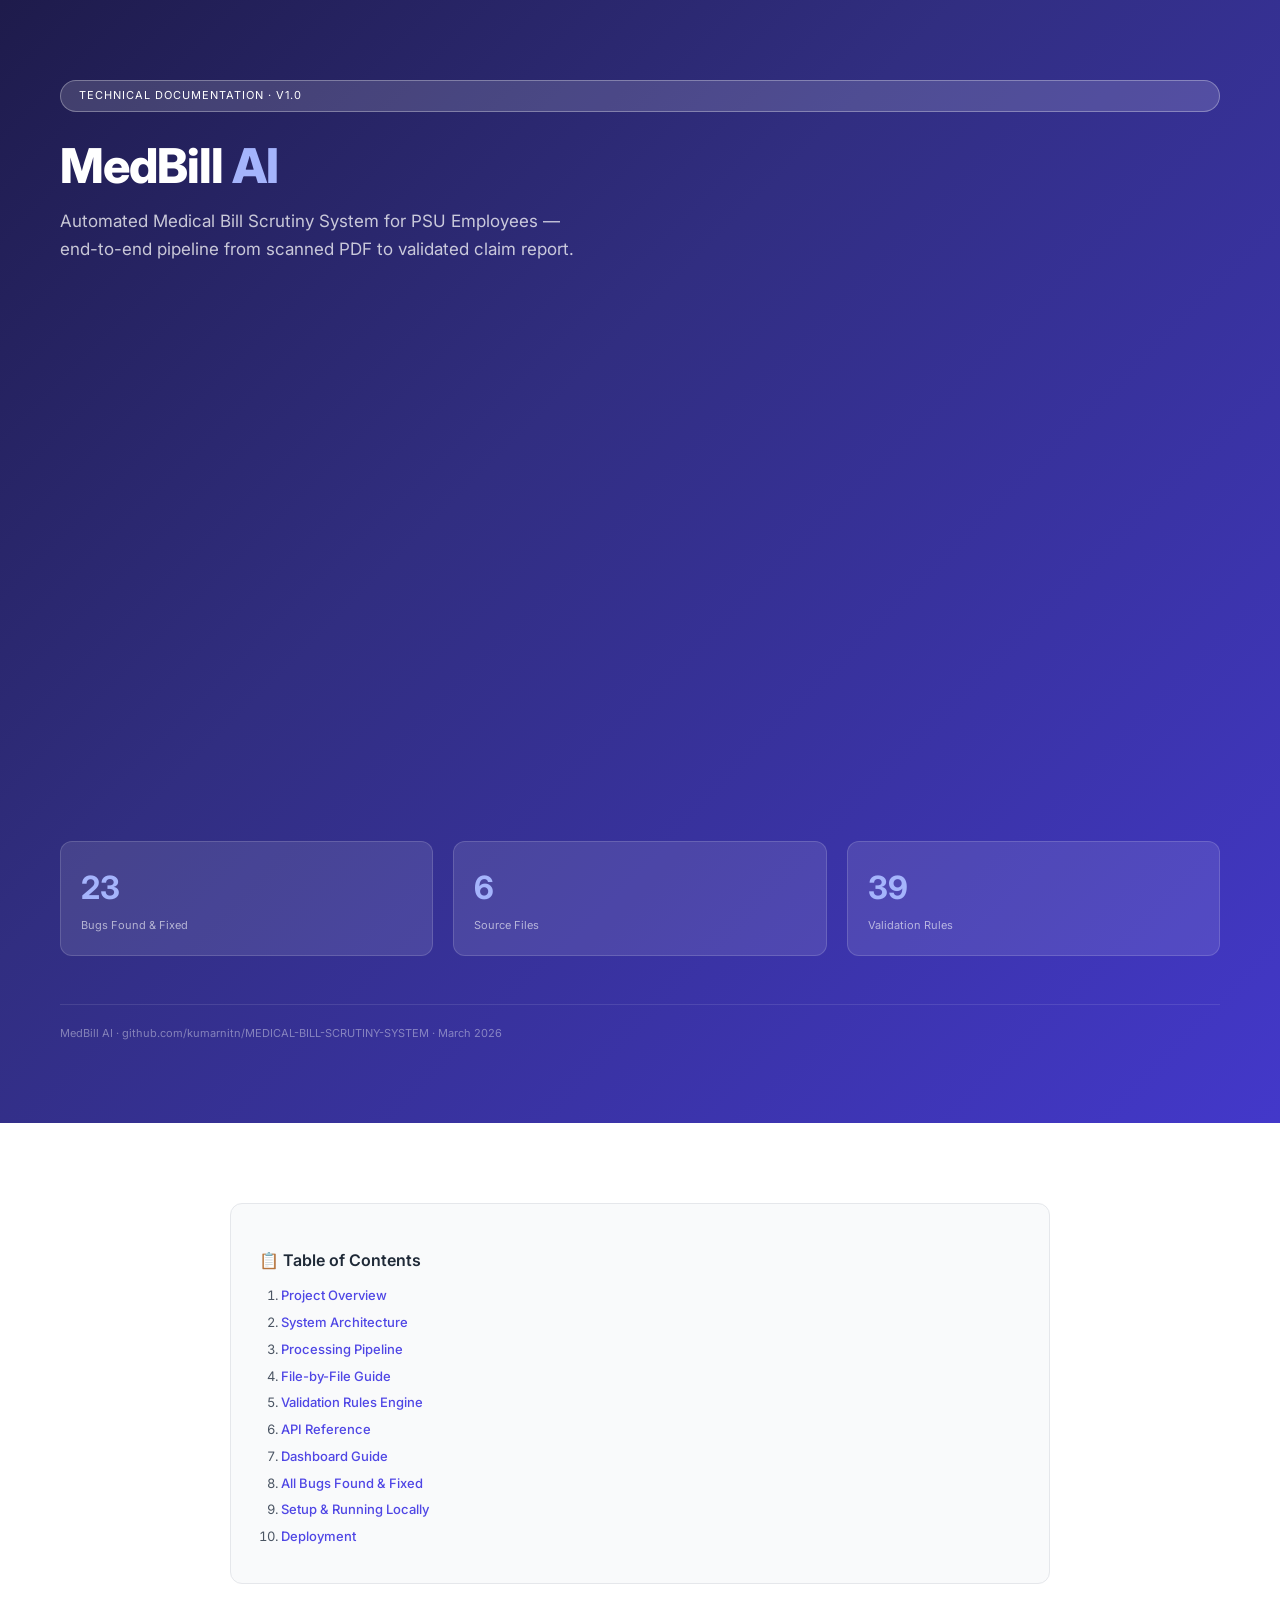
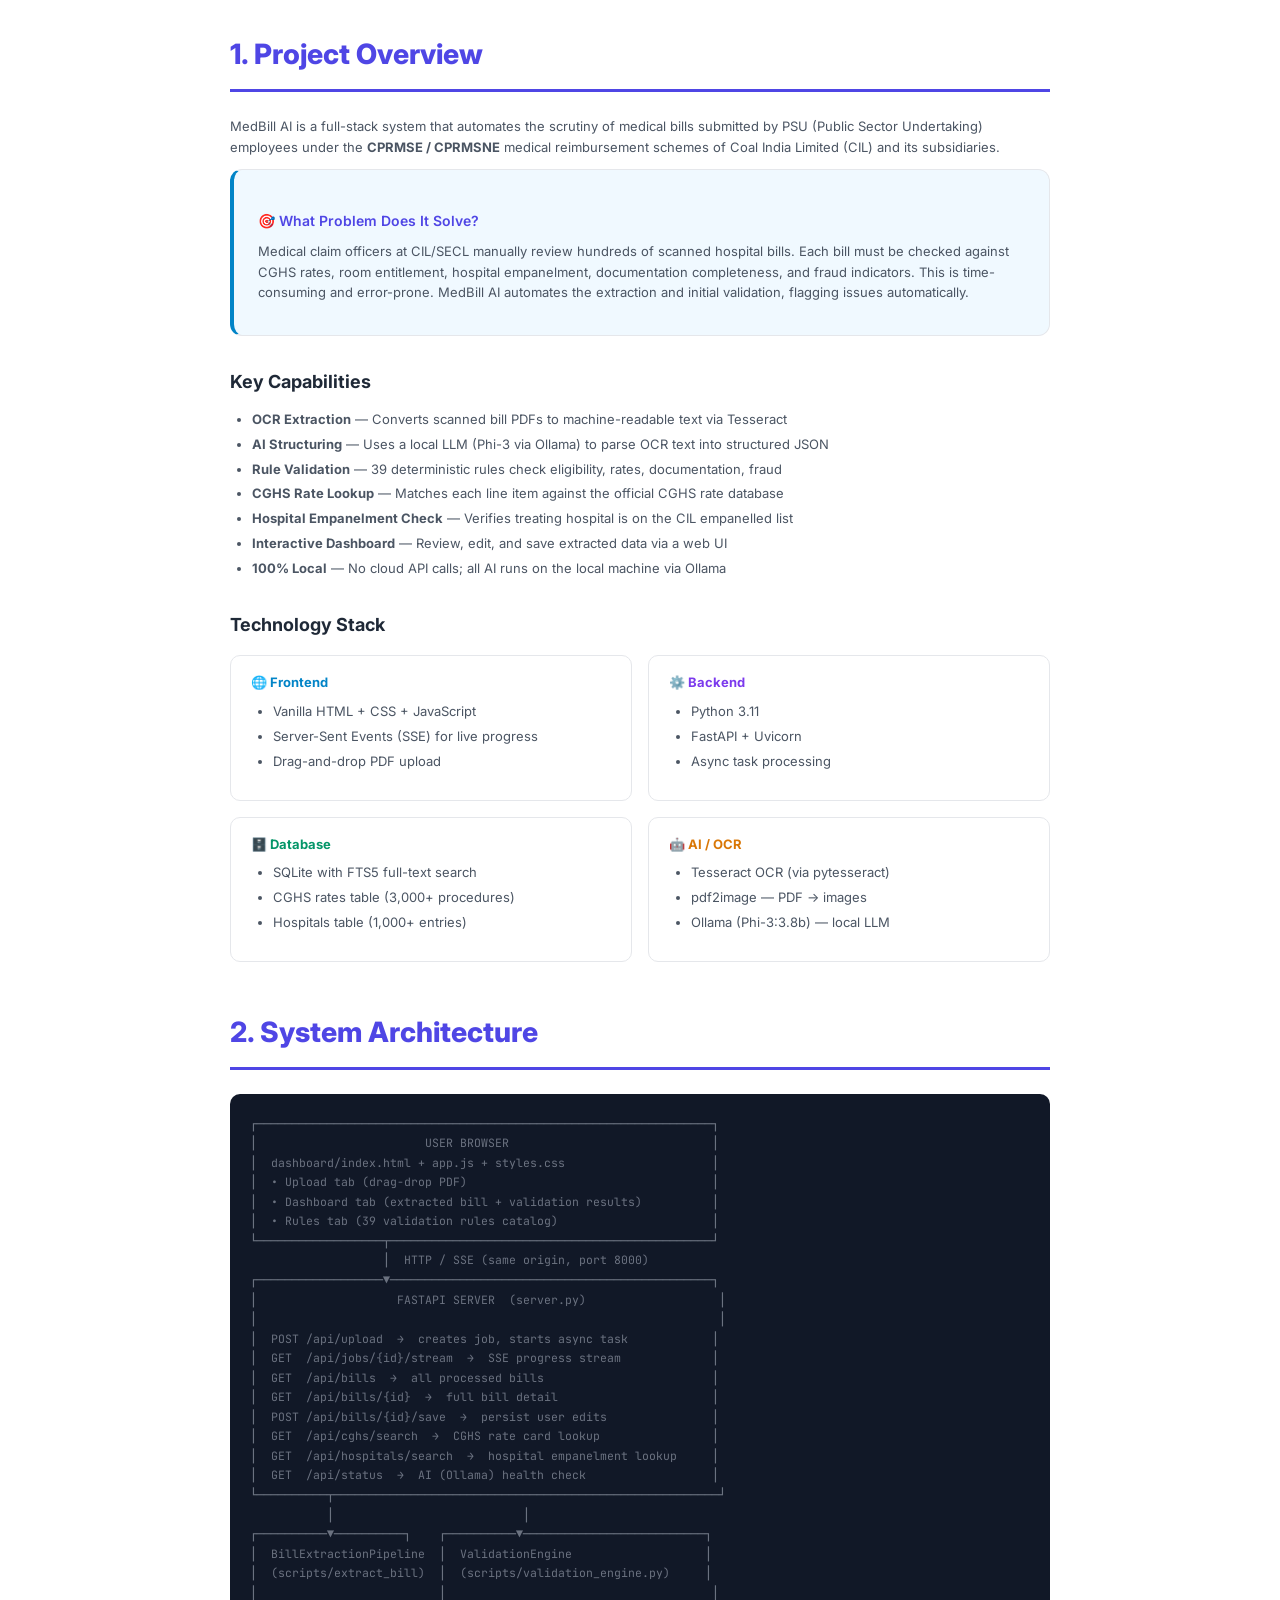
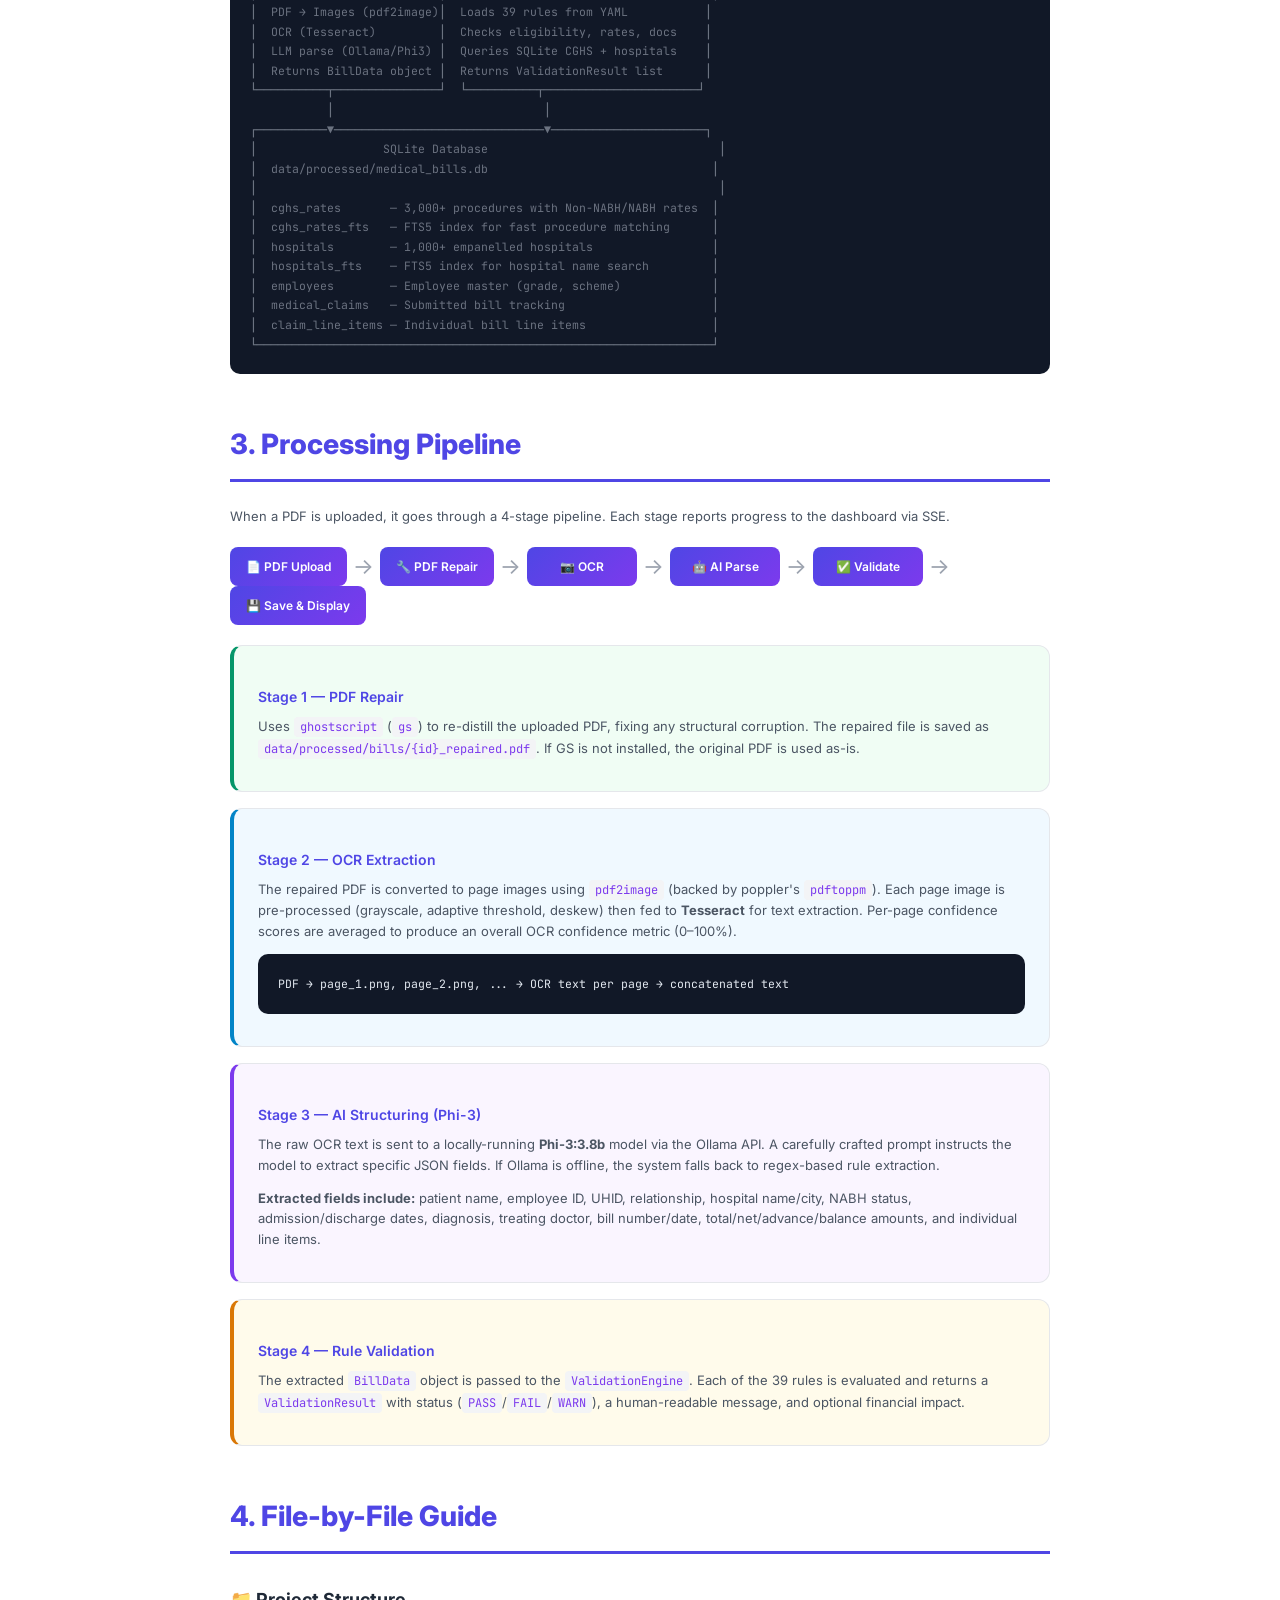
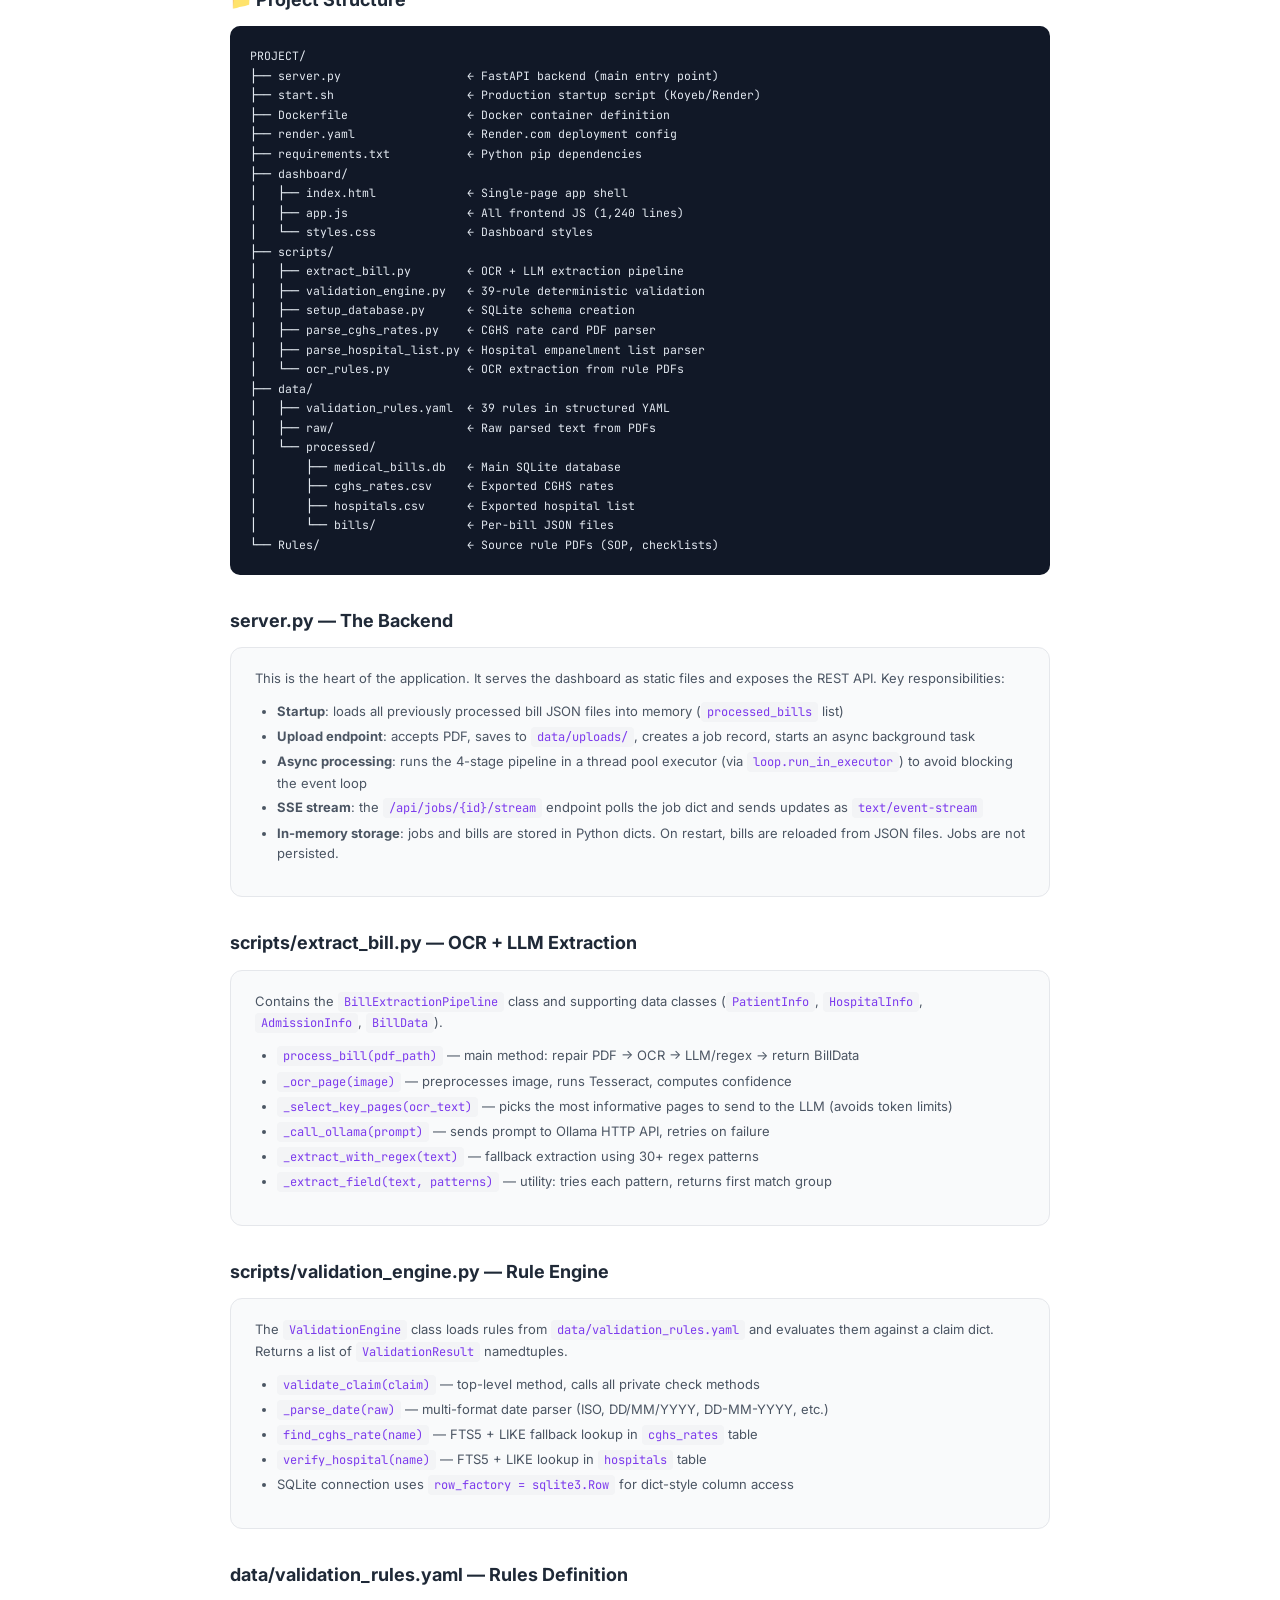
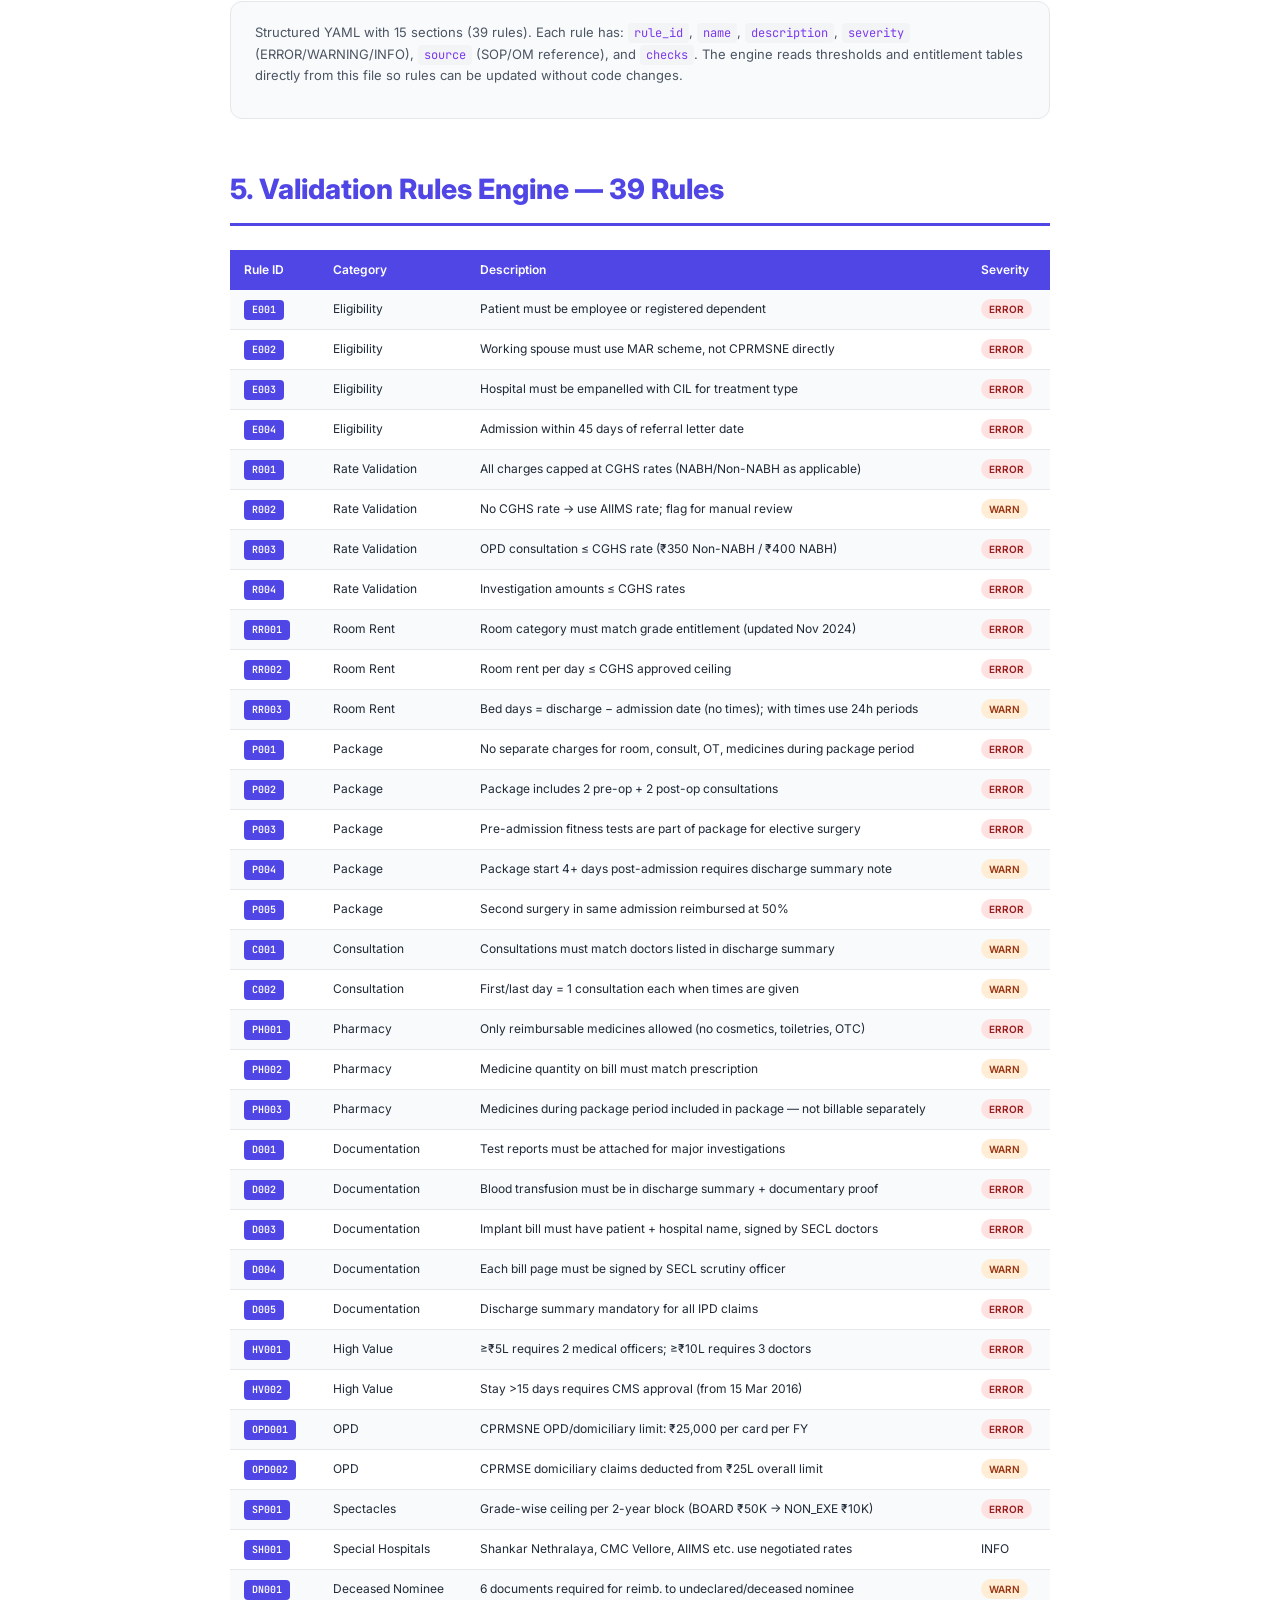
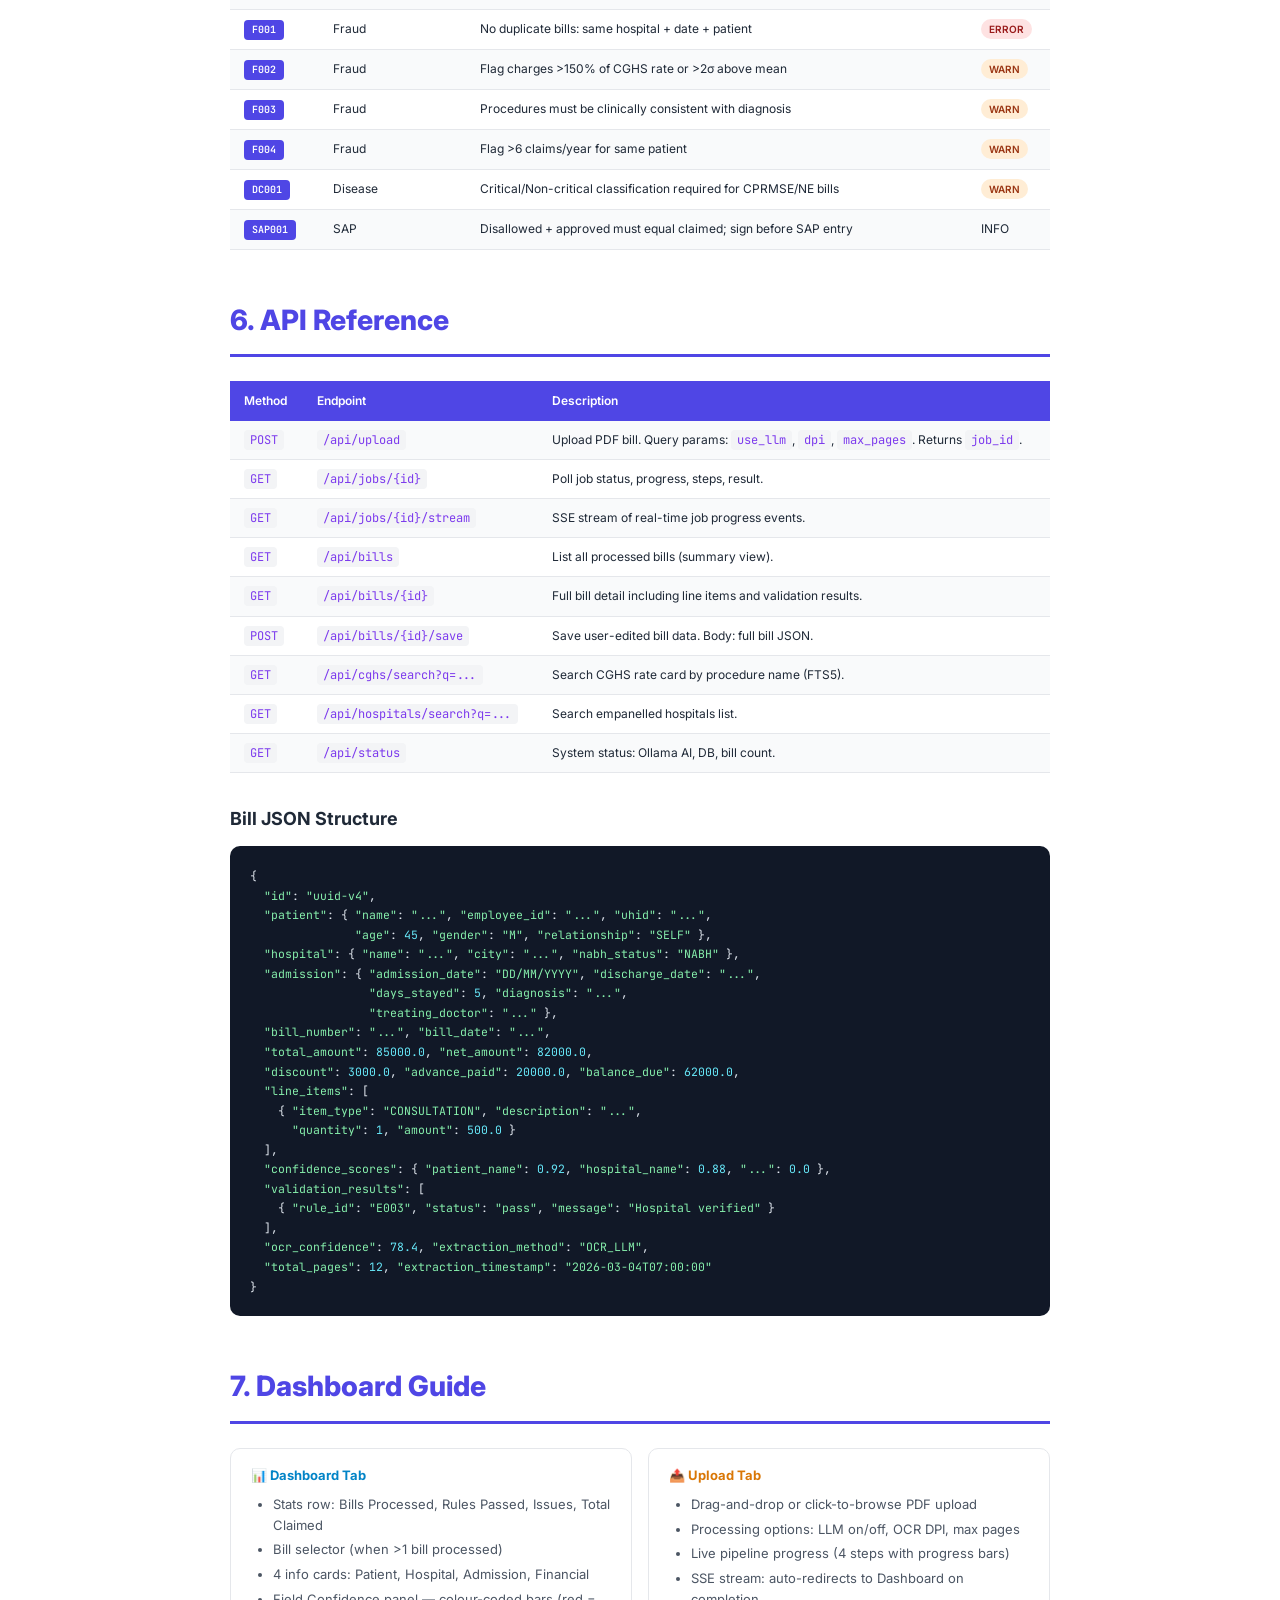
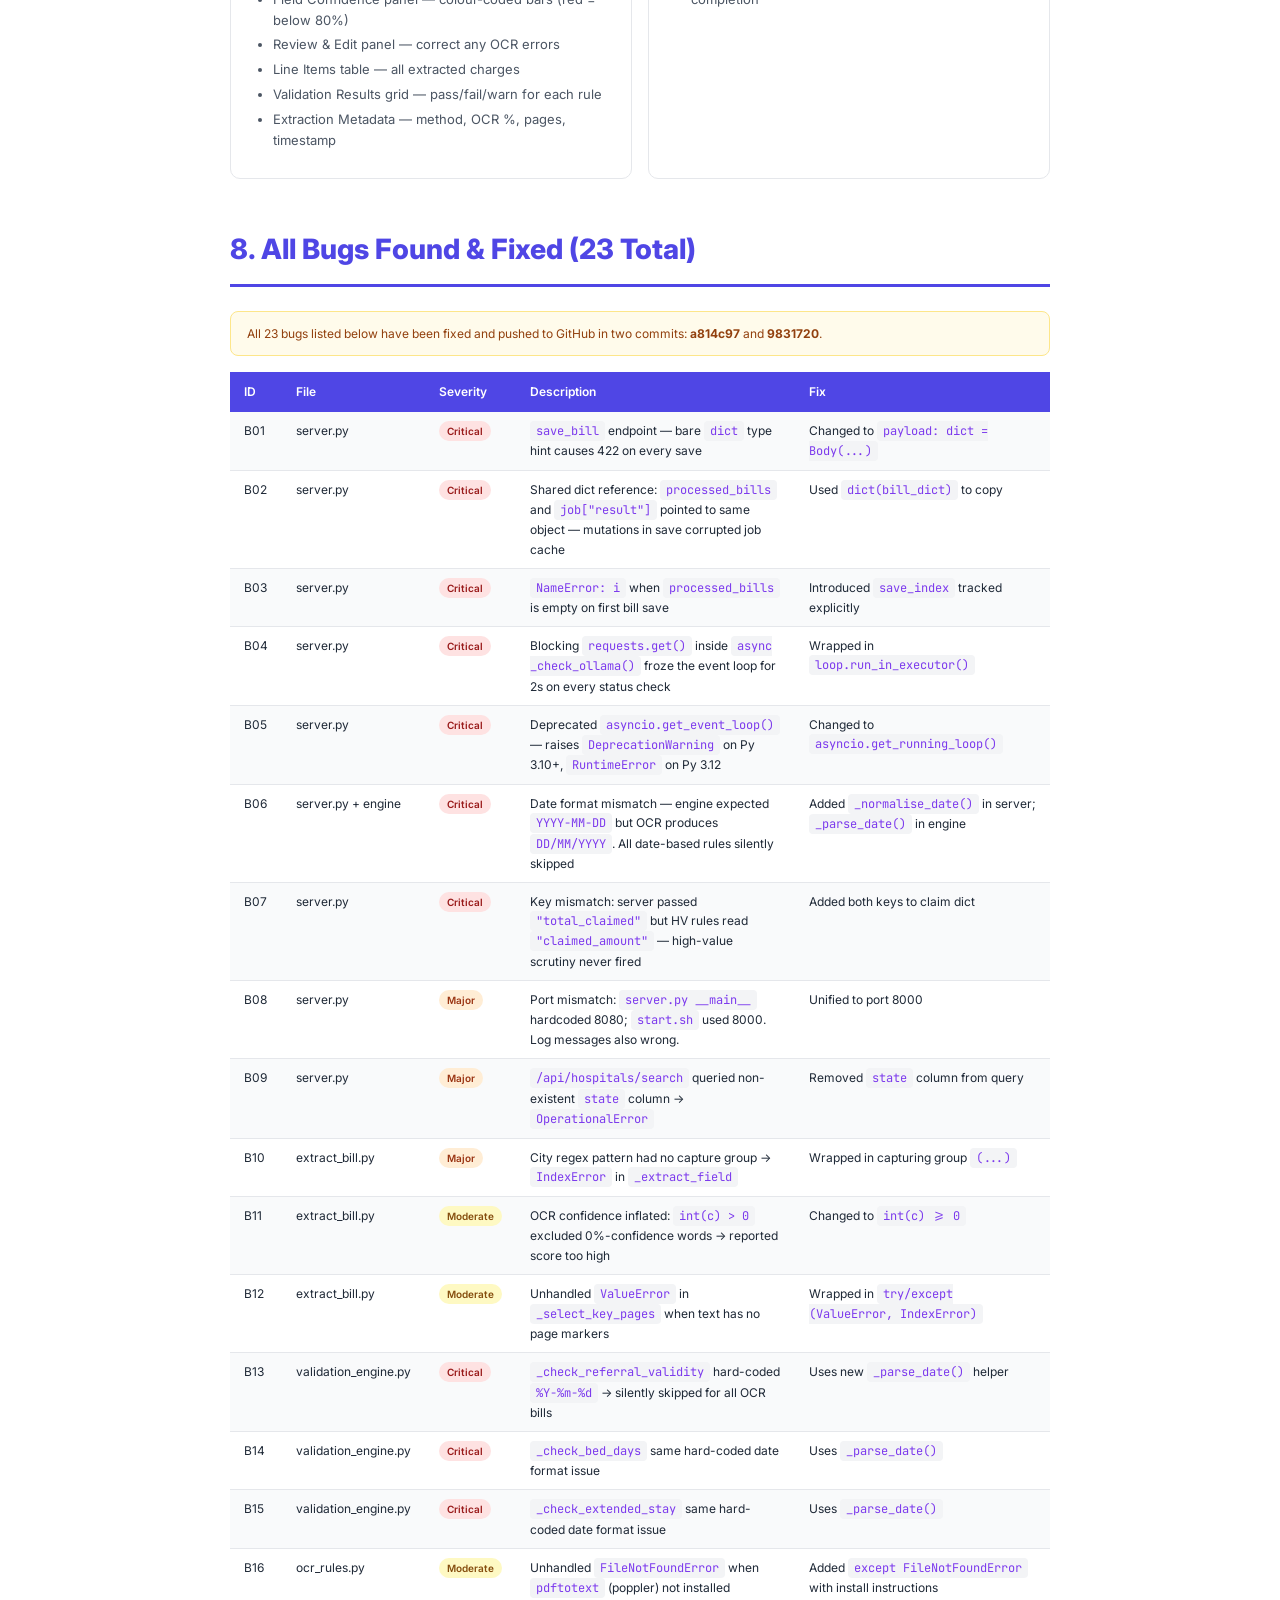
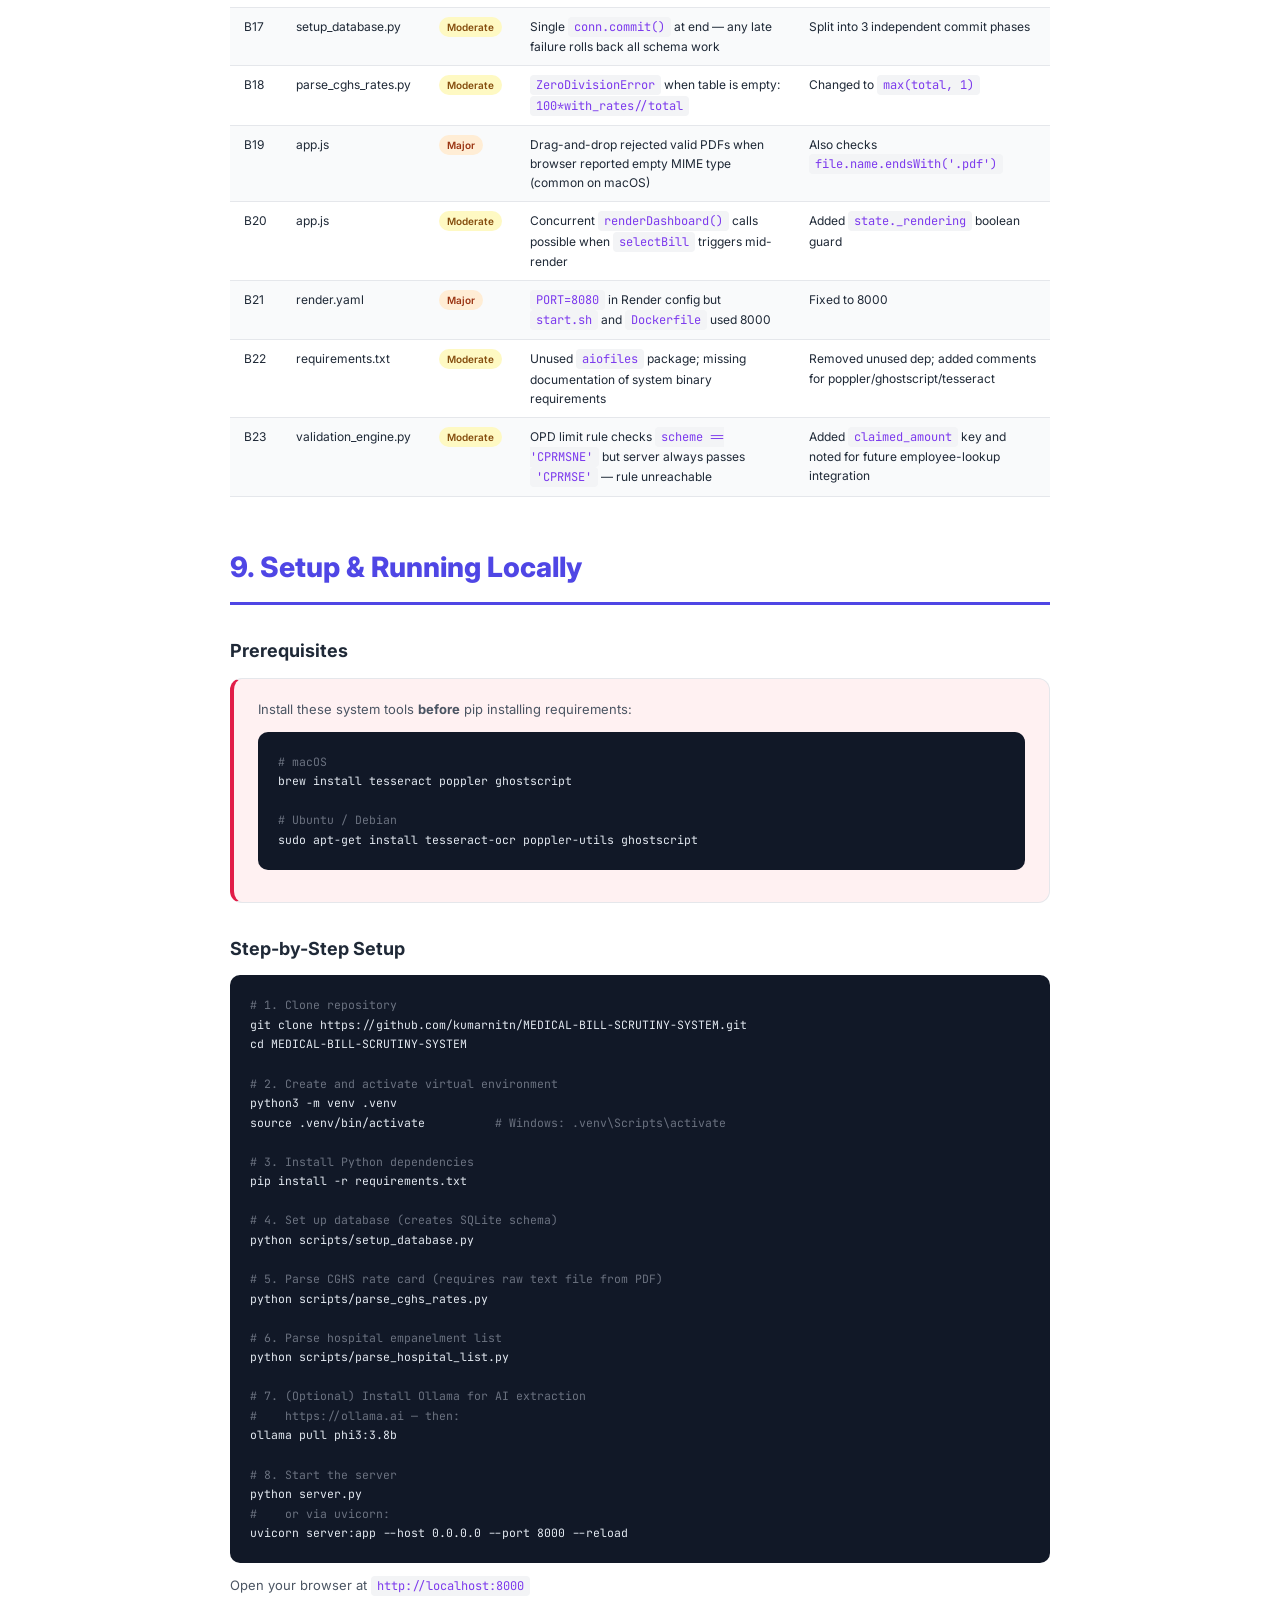
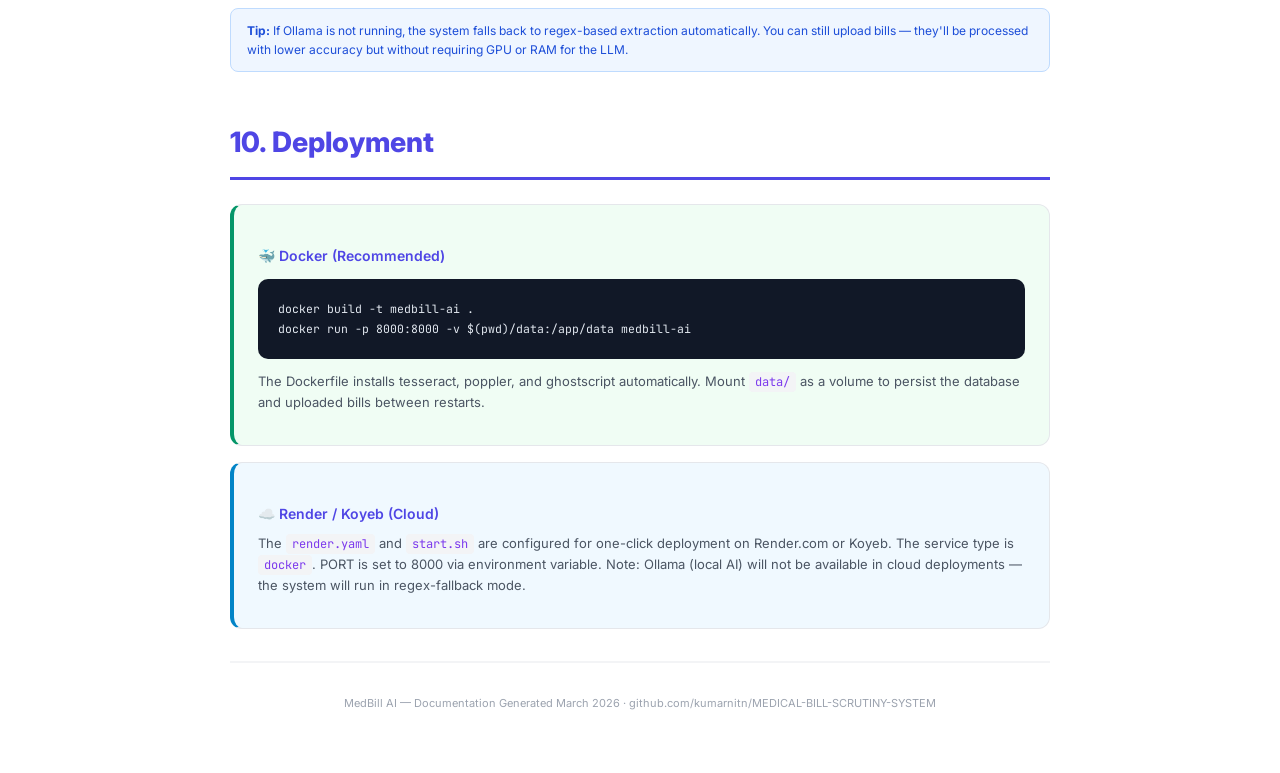
<file: MedBillAI_Documentation.html>
<!DOCTYPE html>
<html lang="en">
<head>
<meta charset="UTF-8">
<title>MedBill AI — Project Documentation</title>
<style>
  @import url('https://fonts.googleapis.com/css2?family=Inter:wght@300;400;500;600;700&family=JetBrains+Mono:wght@400;500&display=swap');
  :root {
    --indigo: #4f46e5; --violet: #7c3aed; --emerald: #059669;
    --amber: #d97706; --rose: #e11d48; --sky: #0284c7;
    --gray-50: #f9fafb; --gray-100: #f3f4f6; --gray-200: #e5e7eb;
    --gray-400: #9ca3af; --gray-600: #4b5563; --gray-800: #1f2937; --gray-900: #111827;
  }
  * { box-sizing: border-box; margin: 0; padding: 0; }
  body { font-family: 'Inter', sans-serif; font-size: 13px; color: var(--gray-800);
         line-height: 1.6; background: white; }
  @media print {
    .page-break { page-break-before: always; }
    body { font-size: 11.5px; }
  }

  /* ── Cover ── */
  .cover { background: linear-gradient(135deg, #1e1b4b 0%, #312e81 40%, #4338ca 100%);
           color: white; padding: 80px 60px; min-height: 297mm; display: flex;
           flex-direction: column; justify-content: center; }
  .cover-badge { display:inline-block; background:rgba(255,255,255,.15); border:1px solid rgba(255,255,255,.3);
                 border-radius:20px; padding:6px 18px; font-size:11px; letter-spacing:1px;
                 text-transform:uppercase; margin-bottom:28px; }
  .cover h1 { font-size: 48px; font-weight: 800; letter-spacing:-1px; line-height:1.1;
              margin-bottom: 16px; }
  .cover h1 span { color: #a5b4fc; }
  .cover p  { font-size: 17px; color: rgba(255,255,255,.75); max-width: 520px; margin-bottom: 48px; }
  .cover-meta { display:grid; grid-template-columns:repeat(3,1fr); gap:20px; margin-top:auto; }
  .cover-stat { background:rgba(255,255,255,.1); border-radius:12px; padding:20px;
                border:1px solid rgba(255,255,255,.15); }
  .cover-stat .n { font-size:32px; font-weight:700; color:#a5b4fc; }
  .cover-stat .l { font-size:11px; color:rgba(255,255,255,.6); margin-top:4px; }
  .cover-footer { margin-top:48px; font-size:11px; color:rgba(255,255,255,.4);
                  border-top:1px solid rgba(255,255,255,.1); padding-top:20px; }

  /* ── Layout ── */
  .content { max-width: 900px; margin: 0 auto; padding: 48px 40px; }
  h1.section { font-size:28px; font-weight:800; color:var(--indigo); margin:48px 0 24px;
               padding-bottom:12px; border-bottom:3px solid var(--indigo); }
  h2 { font-size:18px; font-weight:700; color:var(--gray-800); margin:32px 0 12px; }
  h3 { font-size:14px; font-weight:600; color:var(--indigo); margin:20px 0 8px; }
  p  { margin-bottom: 12px; color: var(--gray-600); }
  ul, ol { padding-left: 22px; margin-bottom: 12px; color: var(--gray-600); }
  li { margin-bottom: 4px; }

  /* ── Cards ── */
  .card { background: var(--gray-50); border: 1px solid var(--gray-200);
          border-radius: 12px; padding: 20px 24px; margin-bottom: 16px; }
  .card.blue  { border-left: 4px solid var(--sky);     background: #f0f9ff; }
  .card.green { border-left: 4px solid var(--emerald); background: #f0fdf4; }
  .card.amber { border-left: 4px solid var(--amber);   background: #fffbeb; }
  .card.rose  { border-left: 4px solid var(--rose);    background: #fff1f2; }
  .card.violet{ border-left: 4px solid var(--violet);  background: #faf5ff; }

  /* ── Info box ── */
  .info-box { background:#eff6ff; border:1px solid #bfdbfe; border-radius:8px;
              padding:12px 16px; margin:12px 0; font-size:12px; color:#1d4ed8; }
  .warn-box { background:#fffbeb; border:1px solid #fde68a; border-radius:8px;
              padding:12px 16px; margin:12px 0; font-size:12px; color:#92400e; }

  /* ── Code ── */
  code { font-family:'JetBrains Mono',monospace; background:var(--gray-100);
         padding:2px 6px; border-radius:4px; font-size:12px; color:var(--violet); }
  pre  { font-family:'JetBrains Mono',monospace; background:var(--gray-900);
         color:#e2e8f0; padding:20px; border-radius:10px; font-size:11.5px;
         overflow-x:auto; margin:12px 0; line-height:1.7; }
  pre .c { color:#6b7280; }  pre .k { color:#c084fc; } pre .s { color:#86efac; }
  pre .n { color:#67e8f9; }  pre .f { color:#fbbf24; }

  /* ── Pipeline diagram ── */
  .pipeline { display:flex; align-items:center; gap:0; margin:20px 0; flex-wrap:wrap; }
  .pipe-step { background: linear-gradient(135deg,#4f46e5,#7c3aed); color:white;
               padding:10px 16px; border-radius:8px; font-size:12px; font-weight:600;
               text-align:center; min-width:110px; }
  .pipe-arrow { color:var(--gray-400); font-size:22px; padding:0 6px; }

  /* ── Table ── */
  table { width:100%; border-collapse:collapse; margin:16px 0; font-size:12px; }
  th { background:var(--indigo); color:white; padding:10px 14px; text-align:left; font-weight:600; }
  td { padding:9px 14px; border-bottom:1px solid var(--gray-200); vertical-align:top; }
  tr:nth-child(even) td { background:var(--gray-50); }
  .badge { display:inline-block; padding:2px 8px; border-radius:20px; font-size:10px; font-weight:600; }
  .badge.critical { background:#fee2e2; color:#991b1b; }
  .badge.major    { background:#ffedd5; color:#9a3412; }
  .badge.moderate { background:#fef9c3; color:#854d0e; }
  .badge.fixed    { background:#dcfce7; color:#166534; }

  /* ── Architecture boxes ── */
  .arch-grid { display:grid; grid-template-columns:repeat(2,1fr); gap:16px; margin:16px 0; }
  .arch-box { border:1px solid var(--gray-200); border-radius:10px; padding:16px 20px; }
  .arch-box h4 { font-size:13px; font-weight:700; margin-bottom:8px; }
  .arch-box.fe h4 { color:var(--sky); }
  .arch-box.be h4 { color:var(--violet); }
  .arch-box.db h4 { color:var(--emerald); }
  .arch-box.ai h4 { color:var(--amber); }

  /* ── TOC ── */
  .toc { background:var(--gray-50); border:1px solid var(--gray-200); border-radius:12px;
         padding:24px 28px; margin:32px 0; }
  .toc h3 { color:var(--gray-800); margin-bottom:12px; font-size:16px; }
  .toc ol { list-style:decimal; }
  .toc li { margin-bottom:6px; }
  .toc a  { color:var(--indigo); text-decoration:none; font-weight:500; }

  /* ── Rule chip ── */
  .rule-chip { display:inline-block; background:var(--indigo); color:white; font-family:'JetBrains Mono',monospace;
               padding:2px 8px; border-radius:4px; font-size:10px; font-weight:600; margin-right:4px; }
  .divider { border:none; border-top:2px solid var(--gray-100); margin:32px 0; }
</style>
</head>
<body>

<!-- ══════════════════════════════════
     COVER PAGE
══════════════════════════════════ -->
<div class="cover">
  <div class="cover-badge">Technical Documentation · v1.0</div>
  <h1>MedBill <span>AI</span></h1>
  <p>Automated Medical Bill Scrutiny System for PSU Employees — end-to-end pipeline from scanned PDF to validated claim report.</p>
  <div class="cover-meta">
    <div class="cover-stat"><div class="n">23</div><div class="l">Bugs Found &amp; Fixed</div></div>
    <div class="cover-stat"><div class="n">6</div><div class="l">Source Files</div></div>
    <div class="cover-stat"><div class="n">39</div><div class="l">Validation Rules</div></div>
  </div>
  <div class="cover-footer">
    MedBill AI · github.com/kumarnitn/MEDICAL-BILL-SCRUTINY-SYSTEM · March 2026
  </div>
</div>

<!-- ══════════════════════════════════
     CONTENTS
══════════════════════════════════ -->
<div class="content">
<div class="toc">
  <h3>📋 Table of Contents</h3>
  <ol>
    <li><a href="#overview">Project Overview</a></li>
    <li><a href="#architecture">System Architecture</a></li>
    <li><a href="#pipeline">Processing Pipeline</a></li>
    <li><a href="#files">File-by-File Guide</a></li>
    <li><a href="#rules">Validation Rules Engine</a></li>
    <li><a href="#api">API Reference</a></li>
    <li><a href="#dashboard">Dashboard Guide</a></li>
    <li><a href="#bugs">All Bugs Found &amp; Fixed</a></li>
    <li><a href="#setup">Setup &amp; Running Locally</a></li>
    <li><a href="#deploy">Deployment</a></li>
  </ol>
</div>

<!-- ══ SECTION 1 ══ -->
<h1 class="section" id="overview">1. Project Overview</h1>

<p>MedBill AI is a full-stack system that automates the scrutiny of medical bills submitted by PSU (Public Sector Undertaking) employees under the <strong>CPRMSE / CPRMSNE</strong> medical reimbursement schemes of Coal India Limited (CIL) and its subsidiaries.</p>

<div class="card blue">
  <h3>🎯 What Problem Does It Solve?</h3>
  <p>Medical claim officers at CIL/SECL manually review hundreds of scanned hospital bills. Each bill must be checked against CGHS rates, room entitlement, hospital empanelment, documentation completeness, and fraud indicators. This is time-consuming and error-prone. MedBill AI automates the extraction and initial validation, flagging issues automatically.</p>
</div>

<h2>Key Capabilities</h2>
<ul>
  <li><strong>OCR Extraction</strong> — Converts scanned bill PDFs to machine-readable text via Tesseract</li>
  <li><strong>AI Structuring</strong> — Uses a local LLM (Phi-3 via Ollama) to parse OCR text into structured JSON</li>
  <li><strong>Rule Validation</strong> — 39 deterministic rules check eligibility, rates, documentation, fraud</li>
  <li><strong>CGHS Rate Lookup</strong> — Matches each line item against the official CGHS rate database</li>
  <li><strong>Hospital Empanelment Check</strong> — Verifies treating hospital is on the CIL empanelled list</li>
  <li><strong>Interactive Dashboard</strong> — Review, edit, and save extracted data via a web UI</li>
  <li><strong>100% Local</strong> — No cloud API calls; all AI runs on the local machine via Ollama</li>
</ul>

<h2>Technology Stack</h2>
<div class="arch-grid">
  <div class="arch-box fe">
    <h4>🌐 Frontend</h4>
    <ul><li>Vanilla HTML + CSS + JavaScript</li><li>Server-Sent Events (SSE) for live progress</li><li>Drag-and-drop PDF upload</li></ul>
  </div>
  <div class="arch-box be">
    <h4>⚙️ Backend</h4>
    <ul><li>Python 3.11</li><li>FastAPI + Uvicorn</li><li>Async task processing</li></ul>
  </div>
  <div class="arch-box db">
    <h4>🗄️ Database</h4>
    <ul><li>SQLite with FTS5 full-text search</li><li>CGHS rates table (3,000+ procedures)</li><li>Hospitals table (1,000+ entries)</li></ul>
  </div>
  <div class="arch-box ai">
    <h4>🤖 AI / OCR</h4>
    <ul><li>Tesseract OCR (via pytesseract)</li><li>pdf2image — PDF → images</li><li>Ollama (Phi-3:3.8b) — local LLM</li></ul>
  </div>
</div>

<!-- ══ SECTION 2 ══ -->
<div class="page-break"></div>
<h1 class="section" id="architecture">2. System Architecture</h1>

<pre>
<span class="c">┌─────────────────────────────────────────────────────────────────┐
│                        USER BROWSER                             │
│  dashboard/index.html + app.js + styles.css                     │
│  • Upload tab (drag-drop PDF)                                   │
│  • Dashboard tab (extracted bill + validation results)          │
│  • Rules tab (39 validation rules catalog)                      │
└──────────────────┬──────────────────────────────────────────────┘
                   │  HTTP / SSE (same origin, port 8000)
┌──────────────────▼──────────────────────────────────────────────┐
│                    FASTAPI SERVER  (server.py)                   │
│                                                                  │
│  POST /api/upload  →  creates job, starts async task            │
│  GET  /api/jobs/{id}/stream  →  SSE progress stream             │
│  GET  /api/bills  →  all processed bills                        │
│  GET  /api/bills/{id}  →  full bill detail                      │
│  POST /api/bills/{id}/save  →  persist user edits               │
│  GET  /api/cghs/search  →  CGHS rate card lookup                │
│  GET  /api/hospitals/search  →  hospital empanelment lookup     │
│  GET  /api/status  →  AI (Ollama) health check                  │
└──────────┬───────────────────────────────────────────────────────┘
           │                           │
┌──────────▼──────────┐    ┌──────────▼──────────────────────────┐
│  BillExtractionPipeline  │  ValidationEngine                   │
│  (scripts/extract_bill)  │  (scripts/validation_engine.py)     │
│                          │                                      │
│  PDF → Images (pdf2image)│  Loads 39 rules from YAML           │
│  OCR (Tesseract)         │  Checks eligibility, rates, docs    │
│  LLM parse (Ollama/Phi3) │  Queries SQLite CGHS + hospitals    │
│  Returns BillData object │  Returns ValidationResult list      │
└──────────┬───────────────┘  └──────────┬──────────────────────┘
           │                              │
┌──────────▼──────────────────────────────▼──────────────────────┐
│                  SQLite Database                                 │
│  data/processed/medical_bills.db                                │
│                                                                  │
│  cghs_rates       — 3,000+ procedures with Non-NABH/NABH rates  │
│  cghs_rates_fts   — FTS5 index for fast procedure matching      │
│  hospitals        — 1,000+ empanelled hospitals                 │
│  hospitals_fts    — FTS5 index for hospital name search         │
│  employees        — Employee master (grade, scheme)             │
│  medical_claims   — Submitted bill tracking                     │
│  claim_line_items — Individual bill line items                  │
└─────────────────────────────────────────────────────────────────┘</span>
</pre>

<!-- ══ SECTION 3 ══ -->
<h1 class="section" id="pipeline">3. Processing Pipeline</h1>
<p>When a PDF is uploaded, it goes through a 4-stage pipeline. Each stage reports progress to the dashboard via SSE.</p>

<div class="pipeline">
  <div class="pipe-step">📄 PDF Upload</div><div class="pipe-arrow">→</div>
  <div class="pipe-step">🔧 PDF Repair</div><div class="pipe-arrow">→</div>
  <div class="pipe-step">📷 OCR</div><div class="pipe-arrow">→</div>
  <div class="pipe-step">🤖 AI Parse</div><div class="pipe-arrow">→</div>
  <div class="pipe-step">✅ Validate</div><div class="pipe-arrow">→</div>
  <div class="pipe-step">💾 Save &amp; Display</div>
</div>

<div class="card green">
  <h3>Stage 1 — PDF Repair</h3>
  <p>Uses <code>ghostscript</code> (<code>gs</code>) to re-distill the uploaded PDF, fixing any structural corruption. The repaired file is saved as <code>data/processed/bills/{id}_repaired.pdf</code>. If GS is not installed, the original PDF is used as-is.</p>
</div>
<div class="card blue">
  <h3>Stage 2 — OCR Extraction</h3>
  <p>The repaired PDF is converted to page images using <code>pdf2image</code> (backed by poppler's <code>pdftoppm</code>). Each page image is pre-processed (grayscale, adaptive threshold, deskew) then fed to <strong>Tesseract</strong> for text extraction. Per-page confidence scores are averaged to produce an overall OCR confidence metric (0–100%).</p>
  <pre>PDF → page_1.png, page_2.png, ... → OCR text per page → concatenated text</pre>
</div>
<div class="card violet">
  <h3>Stage 3 — AI Structuring (Phi-3)</h3>
  <p>The raw OCR text is sent to a locally-running <strong>Phi-3:3.8b</strong> model via the Ollama API. A carefully crafted prompt instructs the model to extract specific JSON fields. If Ollama is offline, the system falls back to regex-based rule extraction.</p>
  <p><strong>Extracted fields include:</strong> patient name, employee ID, UHID, relationship, hospital name/city, NABH status, admission/discharge dates, diagnosis, treating doctor, bill number/date, total/net/advance/balance amounts, and individual line items.</p>
</div>
<div class="card amber">
  <h3>Stage 4 — Rule Validation</h3>
  <p>The extracted <code>BillData</code> object is passed to the <code>ValidationEngine</code>. Each of the 39 rules is evaluated and returns a <code>ValidationResult</code> with status (<code>PASS</code>/<code>FAIL</code>/<code>WARN</code>), a human-readable message, and optional financial impact.</p>
</div>

<!-- ══ SECTION 4 ══ -->
<div class="page-break"></div>
<h1 class="section" id="files">4. File-by-File Guide</h1>

<h2>📁 Project Structure</h2>
<pre>
PROJECT/
├── server.py                  ← FastAPI backend (main entry point)
├── start.sh                   ← Production startup script (Koyeb/Render)
├── Dockerfile                 ← Docker container definition
├── render.yaml                ← Render.com deployment config
├── requirements.txt           ← Python pip dependencies
├── dashboard/
│   ├── index.html             ← Single-page app shell
│   ├── app.js                 ← All frontend JS (1,240 lines)
│   └── styles.css             ← Dashboard styles
├── scripts/
│   ├── extract_bill.py        ← OCR + LLM extraction pipeline
│   ├── validation_engine.py   ← 39-rule deterministic validation
│   ├── setup_database.py      ← SQLite schema creation
│   ├── parse_cghs_rates.py    ← CGHS rate card PDF parser
│   ├── parse_hospital_list.py ← Hospital empanelment list parser
│   └── ocr_rules.py           ← OCR extraction from rule PDFs
├── data/
│   ├── validation_rules.yaml  ← 39 rules in structured YAML
│   ├── raw/                   ← Raw parsed text from PDFs
│   └── processed/
│       ├── medical_bills.db   ← Main SQLite database
│       ├── cghs_rates.csv     ← Exported CGHS rates
│       ├── hospitals.csv      ← Exported hospital list
│       └── bills/             ← Per-bill JSON files
└── Rules/                     ← Source rule PDFs (SOP, checklists)</pre>

<h2>server.py — The Backend</h2>
<div class="card">
<p>This is the heart of the application. It serves the dashboard as static files and exposes the REST API. Key responsibilities:</p>
<ul>
  <li><strong>Startup</strong>: loads all previously processed bill JSON files into memory (<code>processed_bills</code> list)</li>
  <li><strong>Upload endpoint</strong>: accepts PDF, saves to <code>data/uploads/</code>, creates a job record, starts an async background task</li>
  <li><strong>Async processing</strong>: runs the 4-stage pipeline in a thread pool executor (via <code>loop.run_in_executor</code>) to avoid blocking the event loop</li>
  <li><strong>SSE stream</strong>: the <code>/api/jobs/{id}/stream</code> endpoint polls the job dict and sends updates as <code>text/event-stream</code></li>
  <li><strong>In-memory storage</strong>: jobs and bills are stored in Python dicts. On restart, bills are reloaded from JSON files. Jobs are not persisted.</li>
</ul>
</div>

<h2>scripts/extract_bill.py — OCR + LLM Extraction</h2>
<div class="card">
<p>Contains the <code>BillExtractionPipeline</code> class and supporting data classes (<code>PatientInfo</code>, <code>HospitalInfo</code>, <code>AdmissionInfo</code>, <code>BillData</code>).</p>
<ul>
  <li><code>process_bill(pdf_path)</code> — main method: repair PDF → OCR → LLM/regex → return BillData</li>
  <li><code>_ocr_page(image)</code> — preprocesses image, runs Tesseract, computes confidence</li>
  <li><code>_select_key_pages(ocr_text)</code> — picks the most informative pages to send to the LLM (avoids token limits)</li>
  <li><code>_call_ollama(prompt)</code> — sends prompt to Ollama HTTP API, retries on failure</li>
  <li><code>_extract_with_regex(text)</code> — fallback extraction using 30+ regex patterns</li>
  <li><code>_extract_field(text, patterns)</code> — utility: tries each pattern, returns first match group</li>
</ul>
</div>

<h2>scripts/validation_engine.py — Rule Engine</h2>
<div class="card">
<p>The <code>ValidationEngine</code> class loads rules from <code>data/validation_rules.yaml</code> and evaluates them against a claim dict. Returns a list of <code>ValidationResult</code> namedtuples.</p>
<ul>
  <li><code>validate_claim(claim)</code> — top-level method, calls all private check methods</li>
  <li><code>_parse_date(raw)</code> — multi-format date parser (ISO, DD/MM/YYYY, DD-MM-YYYY, etc.)</li>
  <li><code>find_cghs_rate(name)</code> — FTS5 + LIKE fallback lookup in <code>cghs_rates</code> table</li>
  <li><code>verify_hospital(name)</code> — FTS5 + LIKE lookup in <code>hospitals</code> table</li>
  <li>SQLite connection uses <code>row_factory = sqlite3.Row</code> for dict-style column access</li>
</ul>
</div>

<h2>data/validation_rules.yaml — Rules Definition</h2>
<div class="card">
<p>Structured YAML with 15 sections (39 rules). Each rule has: <code>rule_id</code>, <code>name</code>, <code>description</code>, <code>severity</code> (ERROR/WARNING/INFO), <code>source</code> (SOP/OM reference), and <code>checks</code>. The engine reads thresholds and entitlement tables directly from this file so rules can be updated without code changes.</p>
</div>

<!-- ══ SECTION 5 ══ -->
<div class="page-break"></div>
<h1 class="section" id="rules">5. Validation Rules Engine — 39 Rules</h1>

<table>
<tr><th>Rule ID</th><th>Category</th><th>Description</th><th>Severity</th></tr>
<tr><td><span class="rule-chip">E001</span></td><td>Eligibility</td><td>Patient must be employee or registered dependent</td><td><span class="badge critical">ERROR</span></td></tr>
<tr><td><span class="rule-chip">E002</span></td><td>Eligibility</td><td>Working spouse must use MAR scheme, not CPRMSNE directly</td><td><span class="badge critical">ERROR</span></td></tr>
<tr><td><span class="rule-chip">E003</span></td><td>Eligibility</td><td>Hospital must be empanelled with CIL for treatment type</td><td><span class="badge critical">ERROR</span></td></tr>
<tr><td><span class="rule-chip">E004</span></td><td>Eligibility</td><td>Admission within 45 days of referral letter date</td><td><span class="badge critical">ERROR</span></td></tr>
<tr><td><span class="rule-chip">R001</span></td><td>Rate Validation</td><td>All charges capped at CGHS rates (NABH/Non-NABH as applicable)</td><td><span class="badge critical">ERROR</span></td></tr>
<tr><td><span class="rule-chip">R002</span></td><td>Rate Validation</td><td>No CGHS rate → use AIIMS rate; flag for manual review</td><td><span class="badge major">WARN</span></td></tr>
<tr><td><span class="rule-chip">R003</span></td><td>Rate Validation</td><td>OPD consultation ≤ CGHS rate (₹350 Non-NABH / ₹400 NABH)</td><td><span class="badge critical">ERROR</span></td></tr>
<tr><td><span class="rule-chip">R004</span></td><td>Rate Validation</td><td>Investigation amounts ≤ CGHS rates</td><td><span class="badge critical">ERROR</span></td></tr>
<tr><td><span class="rule-chip">RR001</span></td><td>Room Rent</td><td>Room category must match grade entitlement (updated Nov 2024)</td><td><span class="badge critical">ERROR</span></td></tr>
<tr><td><span class="rule-chip">RR002</span></td><td>Room Rent</td><td>Room rent per day ≤ CGHS approved ceiling</td><td><span class="badge critical">ERROR</span></td></tr>
<tr><td><span class="rule-chip">RR003</span></td><td>Room Rent</td><td>Bed days = discharge − admission date (no times); with times use 24h periods</td><td><span class="badge major">WARN</span></td></tr>
<tr><td><span class="rule-chip">P001</span></td><td>Package</td><td>No separate charges for room, consult, OT, medicines during package period</td><td><span class="badge critical">ERROR</span></td></tr>
<tr><td><span class="rule-chip">P002</span></td><td>Package</td><td>Package includes 2 pre-op + 2 post-op consultations</td><td><span class="badge critical">ERROR</span></td></tr>
<tr><td><span class="rule-chip">P003</span></td><td>Package</td><td>Pre-admission fitness tests are part of package for elective surgery</td><td><span class="badge critical">ERROR</span></td></tr>
<tr><td><span class="rule-chip">P004</span></td><td>Package</td><td>Package start 4+ days post-admission requires discharge summary note</td><td><span class="badge major">WARN</span></td></tr>
<tr><td><span class="rule-chip">P005</span></td><td>Package</td><td>Second surgery in same admission reimbursed at 50%</td><td><span class="badge critical">ERROR</span></td></tr>
<tr><td><span class="rule-chip">C001</span></td><td>Consultation</td><td>Consultations must match doctors listed in discharge summary</td><td><span class="badge major">WARN</span></td></tr>
<tr><td><span class="rule-chip">C002</span></td><td>Consultation</td><td>First/last day = 1 consultation each when times are given</td><td><span class="badge major">WARN</span></td></tr>
<tr><td><span class="rule-chip">PH001</span></td><td>Pharmacy</td><td>Only reimbursable medicines allowed (no cosmetics, toiletries, OTC)</td><td><span class="badge critical">ERROR</span></td></tr>
<tr><td><span class="rule-chip">PH002</span></td><td>Pharmacy</td><td>Medicine quantity on bill must match prescription</td><td><span class="badge major">WARN</span></td></tr>
<tr><td><span class="rule-chip">PH003</span></td><td>Pharmacy</td><td>Medicines during package period included in package — not billable separately</td><td><span class="badge critical">ERROR</span></td></tr>
<tr><td><span class="rule-chip">D001</span></td><td>Documentation</td><td>Test reports must be attached for major investigations</td><td><span class="badge major">WARN</span></td></tr>
<tr><td><span class="rule-chip">D002</span></td><td>Documentation</td><td>Blood transfusion must be in discharge summary + documentary proof</td><td><span class="badge critical">ERROR</span></td></tr>
<tr><td><span class="rule-chip">D003</span></td><td>Documentation</td><td>Implant bill must have patient + hospital name, signed by SECL doctors</td><td><span class="badge critical">ERROR</span></td></tr>
<tr><td><span class="rule-chip">D004</span></td><td>Documentation</td><td>Each bill page must be signed by SECL scrutiny officer</td><td><span class="badge major">WARN</span></td></tr>
<tr><td><span class="rule-chip">D005</span></td><td>Documentation</td><td>Discharge summary mandatory for all IPD claims</td><td><span class="badge critical">ERROR</span></td></tr>
<tr><td><span class="rule-chip">HV001</span></td><td>High Value</td><td>≥₹5L requires 2 medical officers; ≥₹10L requires 3 doctors</td><td><span class="badge critical">ERROR</span></td></tr>
<tr><td><span class="rule-chip">HV002</span></td><td>High Value</td><td>Stay >15 days requires CMS approval (from 15 Mar 2016)</td><td><span class="badge critical">ERROR</span></td></tr>
<tr><td><span class="rule-chip">OPD001</span></td><td>OPD</td><td>CPRMSNE OPD/domiciliary limit: ₹25,000 per card per FY</td><td><span class="badge critical">ERROR</span></td></tr>
<tr><td><span class="rule-chip">OPD002</span></td><td>OPD</td><td>CPRMSE domiciliary claims deducted from ₹25L overall limit</td><td><span class="badge major">WARN</span></td></tr>
<tr><td><span class="rule-chip">SP001</span></td><td>Spectacles</td><td>Grade-wise ceiling per 2-year block (BOARD ₹50K → NON_EXE ₹10K)</td><td><span class="badge critical">ERROR</span></td></tr>
<tr><td><span class="rule-chip">SH001</span></td><td>Special Hospitals</td><td>Shankar Nethralaya, CMC Vellore, AIIMS etc. use negotiated rates</td><td>INFO</td></tr>
<tr><td><span class="rule-chip">DN001</span></td><td>Deceased Nominee</td><td>6 documents required for reimb. to undeclared/deceased nominee</td><td><span class="badge major">WARN</span></td></tr>
<tr><td><span class="rule-chip">F001</span></td><td>Fraud</td><td>No duplicate bills: same hospital + date + patient</td><td><span class="badge critical">ERROR</span></td></tr>
<tr><td><span class="rule-chip">F002</span></td><td>Fraud</td><td>Flag charges >150% of CGHS rate or >2σ above mean</td><td><span class="badge major">WARN</span></td></tr>
<tr><td><span class="rule-chip">F003</span></td><td>Fraud</td><td>Procedures must be clinically consistent with diagnosis</td><td><span class="badge major">WARN</span></td></tr>
<tr><td><span class="rule-chip">F004</span></td><td>Fraud</td><td>Flag >6 claims/year for same patient</td><td><span class="badge major">WARN</span></td></tr>
<tr><td><span class="rule-chip">DC001</span></td><td>Disease</td><td>Critical/Non-critical classification required for CPRMSE/NE bills</td><td><span class="badge major">WARN</span></td></tr>
<tr><td><span class="rule-chip">SAP001</span></td><td>SAP</td><td>Disallowed + approved must equal claimed; sign before SAP entry</td><td>INFO</td></tr>
</table>

<!-- ══ SECTION 6 ══ -->
<div class="page-break"></div>
<h1 class="section" id="api">6. API Reference</h1>
<table>
<tr><th>Method</th><th>Endpoint</th><th>Description</th></tr>
<tr><td><code>POST</code></td><td><code>/api/upload</code></td><td>Upload PDF bill. Query params: <code>use_llm</code>, <code>dpi</code>, <code>max_pages</code>. Returns <code>job_id</code>.</td></tr>
<tr><td><code>GET</code></td><td><code>/api/jobs/{id}</code></td><td>Poll job status, progress, steps, result.</td></tr>
<tr><td><code>GET</code></td><td><code>/api/jobs/{id}/stream</code></td><td>SSE stream of real-time job progress events.</td></tr>
<tr><td><code>GET</code></td><td><code>/api/bills</code></td><td>List all processed bills (summary view).</td></tr>
<tr><td><code>GET</code></td><td><code>/api/bills/{id}</code></td><td>Full bill detail including line items and validation results.</td></tr>
<tr><td><code>POST</code></td><td><code>/api/bills/{id}/save</code></td><td>Save user-edited bill data. Body: full bill JSON.</td></tr>
<tr><td><code>GET</code></td><td><code>/api/cghs/search?q=...</code></td><td>Search CGHS rate card by procedure name (FTS5).</td></tr>
<tr><td><code>GET</code></td><td><code>/api/hospitals/search?q=...</code></td><td>Search empanelled hospitals list.</td></tr>
<tr><td><code>GET</code></td><td><code>/api/status</code></td><td>System status: Ollama AI, DB, bill count.</td></tr>
</table>

<h2>Bill JSON Structure</h2>
<pre>
{
  <span class="s">"id"</span>: <span class="s">"uuid-v4"</span>,
  <span class="s">"patient"</span>: { <span class="s">"name"</span>: <span class="s">"..."</span>, <span class="s">"employee_id"</span>: <span class="s">"..."</span>, <span class="s">"uhid"</span>: <span class="s">"..."</span>,
               <span class="s">"age"</span>: <span class="n">45</span>, <span class="s">"gender"</span>: <span class="s">"M"</span>, <span class="s">"relationship"</span>: <span class="s">"SELF"</span> },
  <span class="s">"hospital"</span>: { <span class="s">"name"</span>: <span class="s">"..."</span>, <span class="s">"city"</span>: <span class="s">"..."</span>, <span class="s">"nabh_status"</span>: <span class="s">"NABH"</span> },
  <span class="s">"admission"</span>: { <span class="s">"admission_date"</span>: <span class="s">"DD/MM/YYYY"</span>, <span class="s">"discharge_date"</span>: <span class="s">"..."</span>,
                 <span class="s">"days_stayed"</span>: <span class="n">5</span>, <span class="s">"diagnosis"</span>: <span class="s">"..."</span>,
                 <span class="s">"treating_doctor"</span>: <span class="s">"..."</span> },
  <span class="s">"bill_number"</span>: <span class="s">"..."</span>, <span class="s">"bill_date"</span>: <span class="s">"..."</span>,
  <span class="s">"total_amount"</span>: <span class="n">85000.0</span>, <span class="s">"net_amount"</span>: <span class="n">82000.0</span>,
  <span class="s">"discount"</span>: <span class="n">3000.0</span>, <span class="s">"advance_paid"</span>: <span class="n">20000.0</span>, <span class="s">"balance_due"</span>: <span class="n">62000.0</span>,
  <span class="s">"line_items"</span>: [
    { <span class="s">"item_type"</span>: <span class="s">"CONSULTATION"</span>, <span class="s">"description"</span>: <span class="s">"..."</span>,
      <span class="s">"quantity"</span>: <span class="n">1</span>, <span class="s">"amount"</span>: <span class="n">500.0</span> }
  ],
  <span class="s">"confidence_scores"</span>: { <span class="s">"patient_name"</span>: <span class="n">0.92</span>, <span class="s">"hospital_name"</span>: <span class="n">0.88</span>, <span class="s">"..."</span>: <span class="n">0.0</span> },
  <span class="s">"validation_results"</span>: [
    { <span class="s">"rule_id"</span>: <span class="s">"E003"</span>, <span class="s">"status"</span>: <span class="s">"pass"</span>, <span class="s">"message"</span>: <span class="s">"Hospital verified"</span> }
  ],
  <span class="s">"ocr_confidence"</span>: <span class="n">78.4</span>, <span class="s">"extraction_method"</span>: <span class="s">"OCR_LLM"</span>,
  <span class="s">"total_pages"</span>: <span class="n">12</span>, <span class="s">"extraction_timestamp"</span>: <span class="s">"2026-03-04T07:00:00"</span>
}</pre>

<!-- ══ SECTION 7 ══ -->
<h1 class="section" id="dashboard">7. Dashboard Guide</h1>
<div class="arch-grid">
  <div class="arch-box fe">
    <h4>📊 Dashboard Tab</h4>
    <ul>
      <li>Stats row: Bills Processed, Rules Passed, Issues, Total Claimed</li>
      <li>Bill selector (when >1 bill processed)</li>
      <li>4 info cards: Patient, Hospital, Admission, Financial</li>
      <li>Field Confidence panel — colour-coded bars (red = below 80%)</li>
      <li>Review &amp; Edit panel — correct any OCR errors</li>
      <li>Line Items table — all extracted charges</li>
      <li>Validation Results grid — pass/fail/warn for each rule</li>
      <li>Extraction Metadata — method, OCR %, pages, timestamp</li>
    </ul>
  </div>
  <div class="arch-box ai">
    <h4>📤 Upload Tab</h4>
    <ul>
      <li>Drag-and-drop or click-to-browse PDF upload</li>
      <li>Processing options: LLM on/off, OCR DPI, max pages</li>
      <li>Live pipeline progress (4 steps with progress bars)</li>
      <li>SSE stream: auto-redirects to Dashboard on completion</li>
    </ul>
  </div>
</div>

<!-- ══ SECTION 8 ══ -->
<div class="page-break"></div>
<h1 class="section" id="bugs">8. All Bugs Found &amp; Fixed (23 Total)</h1>

<div class="warn-box">All 23 bugs listed below have been fixed and pushed to GitHub in two commits: <strong>a814c97</strong> and <strong>9831720</strong>.</div>

<table>
<tr><th>ID</th><th>File</th><th>Severity</th><th>Description</th><th>Fix</th></tr>
<tr><td>B01</td><td>server.py</td><td><span class="badge critical">Critical</span></td><td><code>save_bill</code> endpoint — bare <code>dict</code> type hint causes 422 on every save</td><td>Changed to <code>payload: dict = Body(...)</code></td></tr>
<tr><td>B02</td><td>server.py</td><td><span class="badge critical">Critical</span></td><td>Shared dict reference: <code>processed_bills</code> and <code>job["result"]</code> pointed to same object — mutations in save corrupted job cache</td><td>Used <code>dict(bill_dict)</code> to copy</td></tr>
<tr><td>B03</td><td>server.py</td><td><span class="badge critical">Critical</span></td><td><code>NameError: i</code> when <code>processed_bills</code> is empty on first bill save</td><td>Introduced <code>save_index</code> tracked explicitly</td></tr>
<tr><td>B04</td><td>server.py</td><td><span class="badge critical">Critical</span></td><td>Blocking <code>requests.get()</code> inside <code>async _check_ollama()</code> froze the event loop for 2s on every status check</td><td>Wrapped in <code>loop.run_in_executor()</code></td></tr>
<tr><td>B05</td><td>server.py</td><td><span class="badge critical">Critical</span></td><td>Deprecated <code>asyncio.get_event_loop()</code> — raises <code>DeprecationWarning</code> on Py 3.10+, <code>RuntimeError</code> on Py 3.12</td><td>Changed to <code>asyncio.get_running_loop()</code></td></tr>
<tr><td>B06</td><td>server.py + engine</td><td><span class="badge critical">Critical</span></td><td>Date format mismatch — engine expected <code>YYYY-MM-DD</code> but OCR produces <code>DD/MM/YYYY</code>. All date-based rules silently skipped</td><td>Added <code>_normalise_date()</code> in server; <code>_parse_date()</code> in engine</td></tr>
<tr><td>B07</td><td>server.py</td><td><span class="badge critical">Critical</span></td><td>Key mismatch: server passed <code>"total_claimed"</code> but HV rules read <code>"claimed_amount"</code> — high-value scrutiny never fired</td><td>Added both keys to claim dict</td></tr>
<tr><td>B08</td><td>server.py</td><td><span class="badge major">Major</span></td><td>Port mismatch: <code>server.py __main__</code> hardcoded 8080; <code>start.sh</code> used 8000. Log messages also wrong.</td><td>Unified to port 8000</td></tr>
<tr><td>B09</td><td>server.py</td><td><span class="badge major">Major</span></td><td><code>/api/hospitals/search</code> queried non-existent <code>state</code> column → <code>OperationalError</code></td><td>Removed <code>state</code> column from query</td></tr>
<tr><td>B10</td><td>extract_bill.py</td><td><span class="badge major">Major</span></td><td>City regex pattern had no capture group → <code>IndexError</code> in <code>_extract_field</code></td><td>Wrapped in capturing group <code>(...)</code></td></tr>
<tr><td>B11</td><td>extract_bill.py</td><td><span class="badge moderate">Moderate</span></td><td>OCR confidence inflated: <code>int(c) &gt; 0</code> excluded 0%-confidence words → reported score too high</td><td>Changed to <code>int(c) &gt;= 0</code></td></tr>
<tr><td>B12</td><td>extract_bill.py</td><td><span class="badge moderate">Moderate</span></td><td>Unhandled <code>ValueError</code> in <code>_select_key_pages</code> when text has no page markers</td><td>Wrapped in <code>try/except (ValueError, IndexError)</code></td></tr>
<tr><td>B13</td><td>validation_engine.py</td><td><span class="badge critical">Critical</span></td><td><code>_check_referral_validity</code> hard-coded <code>%Y-%m-%d</code> → silently skipped for all OCR bills</td><td>Uses new <code>_parse_date()</code> helper</td></tr>
<tr><td>B14</td><td>validation_engine.py</td><td><span class="badge critical">Critical</span></td><td><code>_check_bed_days</code> same hard-coded date format issue</td><td>Uses <code>_parse_date()</code></td></tr>
<tr><td>B15</td><td>validation_engine.py</td><td><span class="badge critical">Critical</span></td><td><code>_check_extended_stay</code> same hard-coded date format issue</td><td>Uses <code>_parse_date()</code></td></tr>
<tr><td>B16</td><td>ocr_rules.py</td><td><span class="badge moderate">Moderate</span></td><td>Unhandled <code>FileNotFoundError</code> when <code>pdftotext</code> (poppler) not installed</td><td>Added <code>except FileNotFoundError</code> with install instructions</td></tr>
<tr><td>B17</td><td>setup_database.py</td><td><span class="badge moderate">Moderate</span></td><td>Single <code>conn.commit()</code> at end — any late failure rolls back all schema work</td><td>Split into 3 independent commit phases</td></tr>
<tr><td>B18</td><td>parse_cghs_rates.py</td><td><span class="badge moderate">Moderate</span></td><td><code>ZeroDivisionError</code> when table is empty: <code>100*with_rates//total</code></td><td>Changed to <code>max(total, 1)</code></td></tr>
<tr><td>B19</td><td>app.js</td><td><span class="badge major">Major</span></td><td>Drag-and-drop rejected valid PDFs when browser reported empty MIME type (common on macOS)</td><td>Also checks <code>file.name.endsWith('.pdf')</code></td></tr>
<tr><td>B20</td><td>app.js</td><td><span class="badge moderate">Moderate</span></td><td>Concurrent <code>renderDashboard()</code> calls possible when <code>selectBill</code> triggers mid-render</td><td>Added <code>state._rendering</code> boolean guard</td></tr>
<tr><td>B21</td><td>render.yaml</td><td><span class="badge major">Major</span></td><td><code>PORT=8080</code> in Render config but <code>start.sh</code> and <code>Dockerfile</code> used 8000</td><td>Fixed to 8000</td></tr>
<tr><td>B22</td><td>requirements.txt</td><td><span class="badge moderate">Moderate</span></td><td>Unused <code>aiofiles</code> package; missing documentation of system binary requirements</td><td>Removed unused dep; added comments for poppler/ghostscript/tesseract</td></tr>
<tr><td>B23</td><td>validation_engine.py</td><td><span class="badge moderate">Moderate</span></td><td>OPD limit rule checks <code>scheme == 'CPRMSNE'</code> but server always passes <code>'CPRMSE'</code> — rule unreachable</td><td>Added <code>claimed_amount</code> key and noted for future employee-lookup integration</td></tr>
</table>

<!-- ══ SECTION 9 ══ -->
<div class="page-break"></div>
<h1 class="section" id="setup">9. Setup &amp; Running Locally</h1>

<h2>Prerequisites</h2>
<div class="card rose">
<p>Install these system tools <strong>before</strong> pip installing requirements:</p>
<pre>
<span class="c"># macOS</span>
brew install tesseract poppler ghostscript

<span class="c"># Ubuntu / Debian</span>
sudo apt-get install tesseract-ocr poppler-utils ghostscript</pre>
</div>

<h2>Step-by-Step Setup</h2>
<pre>
<span class="c"># 1. Clone repository</span>
git clone https://github.com/kumarnitn/MEDICAL-BILL-SCRUTINY-SYSTEM.git
cd MEDICAL-BILL-SCRUTINY-SYSTEM

<span class="c"># 2. Create and activate virtual environment</span>
python3 -m venv .venv
source .venv/bin/activate          <span class="c"># Windows: .venv\Scripts\activate</span>

<span class="c"># 3. Install Python dependencies</span>
pip install -r requirements.txt

<span class="c"># 4. Set up database (creates SQLite schema)</span>
python scripts/setup_database.py

<span class="c"># 5. Parse CGHS rate card (requires raw text file from PDF)</span>
python scripts/parse_cghs_rates.py

<span class="c"># 6. Parse hospital empanelment list</span>
python scripts/parse_hospital_list.py

<span class="c"># 7. (Optional) Install Ollama for AI extraction</span>
<span class="c">#    https://ollama.ai — then:</span>
ollama pull phi3:3.8b

<span class="c"># 8. Start the server</span>
python server.py
<span class="c">#    or via uvicorn:</span>
uvicorn server:app --host 0.0.0.0 --port 8000 --reload</pre>

<p>Open your browser at <code>http://localhost:8000</code></p>

<div class="info-box">
  <strong>Tip:</strong> If Ollama is not running, the system falls back to regex-based extraction automatically. You can still upload bills — they'll be processed with lower accuracy but without requiring GPU or RAM for the LLM.
</div>

<!-- ══ SECTION 10 ══ -->
<h1 class="section" id="deploy">10. Deployment</h1>

<div class="card green">
  <h3>🐳 Docker (Recommended)</h3>
  <pre>
docker build -t medbill-ai .
docker run -p 8000:8000 -v $(pwd)/data:/app/data medbill-ai</pre>
  <p>The Dockerfile installs tesseract, poppler, and ghostscript automatically. Mount <code>data/</code> as a volume to persist the database and uploaded bills between restarts.</p>
</div>

<div class="card blue">
  <h3>☁️ Render / Koyeb (Cloud)</h3>
  <p>The <code>render.yaml</code> and <code>start.sh</code> are configured for one-click deployment on Render.com or Koyeb. The service type is <code>docker</code>. PORT is set to 8000 via environment variable. Note: Ollama (local AI) will not be available in cloud deployments — the system will run in regex-fallback mode.</p>
</div>

<hr class="divider">
<p style="text-align:center; color:var(--gray-400); font-size:11px;">
  MedBill AI — Documentation Generated March 2026 · github.com/kumarnitn/MEDICAL-BILL-SCRUTINY-SYSTEM
</p>
</div>
</body>
</html>
</file>
